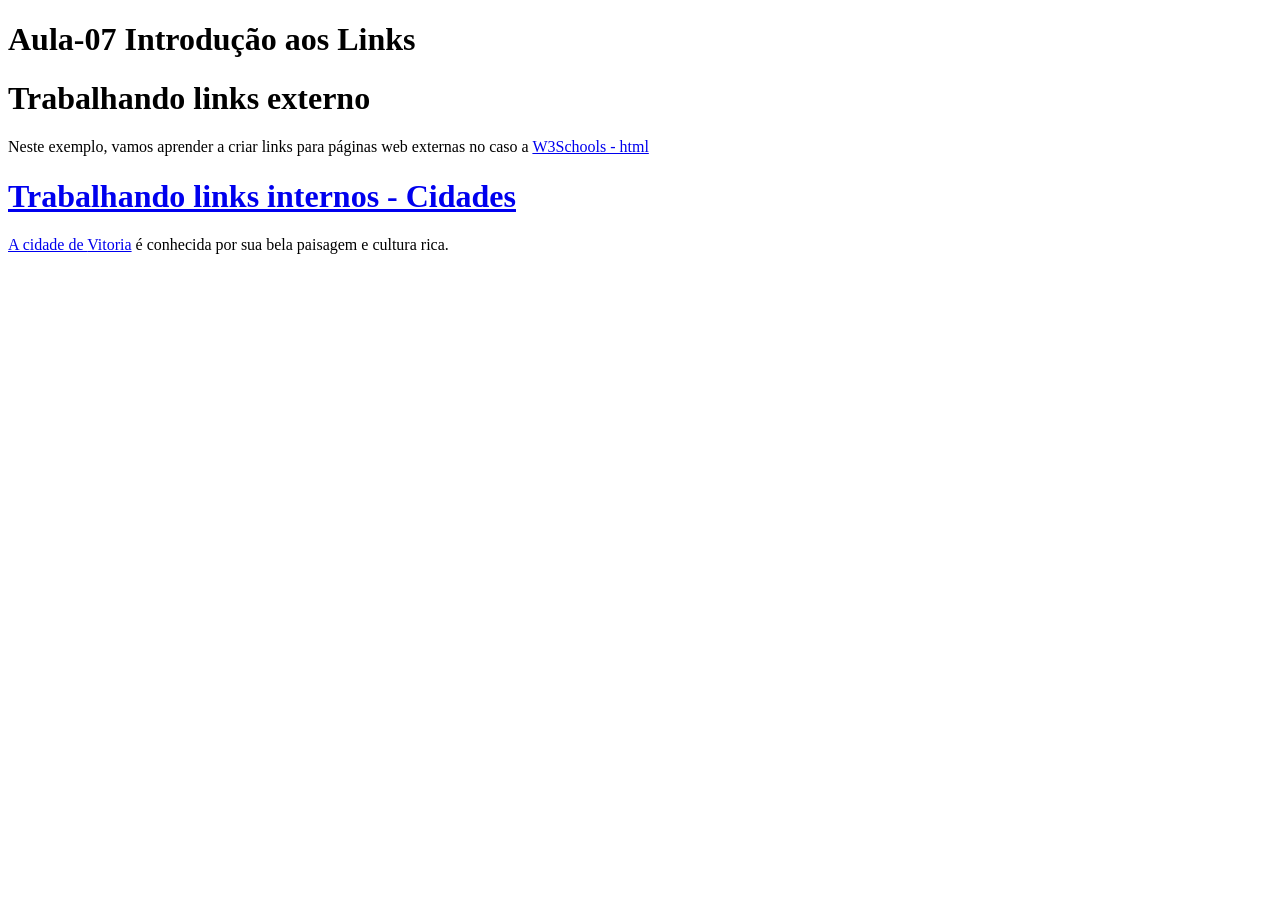
<file: Aula 07/index.html>
<!DOCTYPE html>
<html lang="pt-br">
<head>
    <meta charset="UTF-8">
    <meta name="viewport" content="width=device-width, initial-scale=1.0">
    <title>Aula-07 Intodução aos Links</title>
</head>
<body>
    <h1>Aula-07 Introdução aos Links</h1>
    <h1>Trabalhando links externo</h1>
    <p>Neste exemplo, vamos aprender a criar links para páginas web externas no caso a <a href="https://www.w3schools.com/">W3Schools - html</p>
    <h1>Trabalhando links internos - Cidades</h1>
    <p>A cidade de <a href=".\cidades\vitoria.html">Vitoria</a href> é conhecida por sua bela paisagem e cultura rica.</p>    
    </body>
</html>
</file>
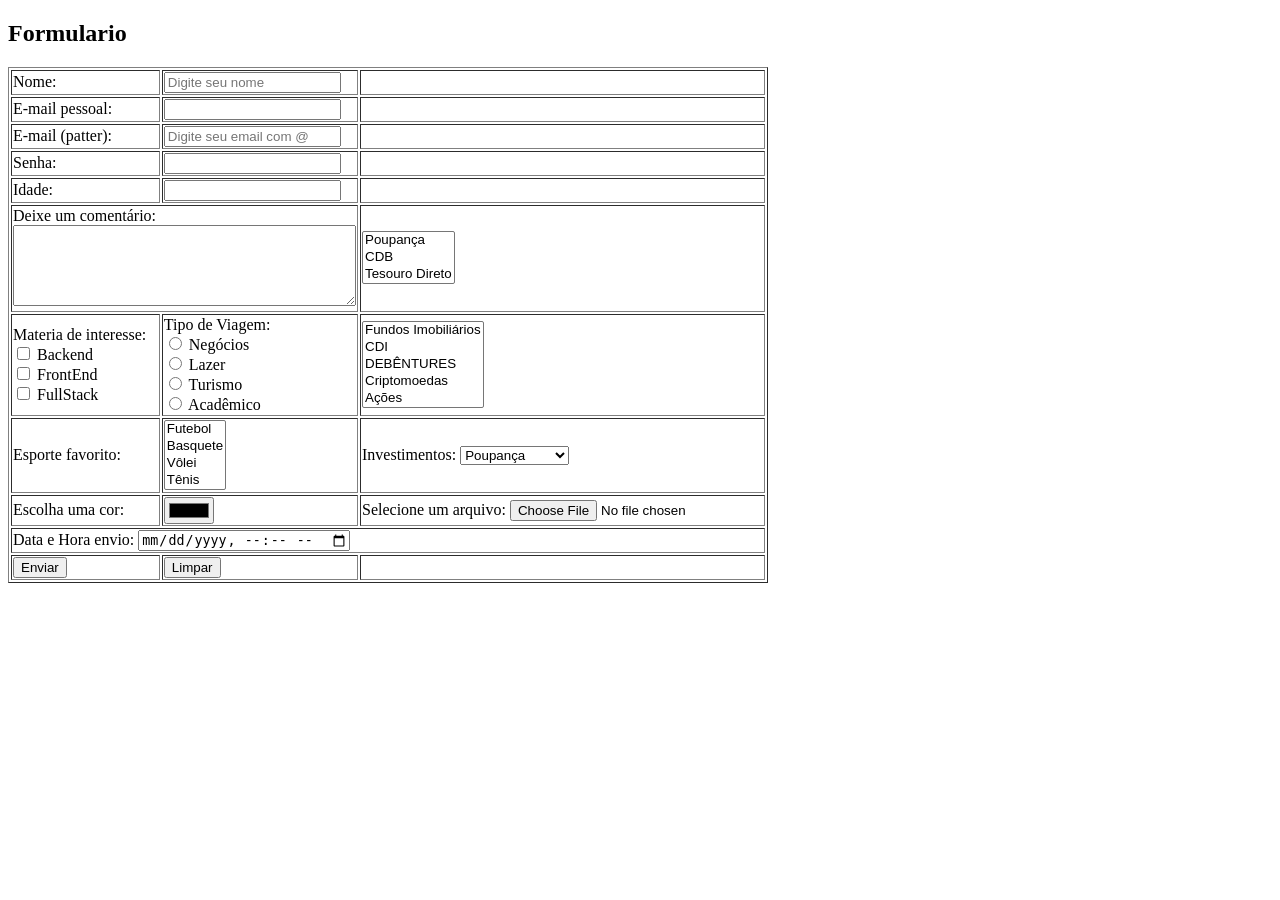
<file: Aulas/Aula 09/index.html>
<!DOCTYPE html>
<html lang="pt-br">

<head>
    <meta charset="UTF-8">
    <title>Aula-09 - Formularios</title>
</head>

<body>

    <h2>Formulario</h2>

    <form action="#" method="post">

        <table border="1">

            <tr>
                <td>Nome:</td>
                <td><input type="text" name="nome" placeholder="Digite seu nome"></td>
                <td></td>
            </tr>

            <tr>
                <td>E-mail pessoal:</td>
                <td><input type="email" name="email-pessoal"></td>
                <td></td>
            </tr>

            <tr>
                <td>E-mail (patter):</td>
                <td><input type="email" name="email-pattern" placeholder="Digite seu email com @"></td>
                <td></td>
            </tr>

            <tr>
                <td>Senha:</td>
                <td><input type="password" name="senha"></td>
                <td></td>
            </tr>

            <tr>
                <td>Idade:</td>
                <td><input type="number" name="idade" size="5"></td>
                <td></td>
            </tr>

            <tr>
                <td colspan="2">
                    Deixe um comentário:<br>
                    <textarea name="comentario" cols="40" rows="5"></textarea>
                </td>
                <td>
                    <select name="investimentos1" size="3">
                        <option value="poupanca">Poupança</option>
                        <option value="cdb">CDB</option>
                        <option value="tesouro">Tesouro Direto</option>
                    </select>
                </td>
            </tr>

            <tr>
                <td>
                    Materia de interesse:<br>
                    <input type="checkbox" name="backend"> Backend<br>
                    <input type="checkbox" name="frontend"> FrontEnd<br>
                    <input type="checkbox" name="fullstack"> FullStack
                </td>
                <td>
                    Tipo de Viagem:<br>
                    <input type="radio" name="viagem" value="negocios"> Negócios<br>
                    <input type="radio" name="viagem" value="lazer"> Lazer<br>
                    <input type="radio" name="viagem" value="turismo"> Turismo<br>
                    <input type="radio" name="viagem" value="academico"> Acadêmico
                </td>
                <td>
                    <select name="investimentos2" size="5" multiple>
                        <option value="fundos">Fundos Imobiliários</option>
                        <option value="cdi">CDI</option>
                        <option value="debentures">DEBÊNTURES</option>
                        <option value="cripto">Criptomoedas</option>
                        <option value="acoes">Ações</option>
                    </select>
                </td>
            </tr>

            <tr>
                <td>Esporte favorito:</td>
                <td>
                    <select name="esporte" size="4" multiple>
                        <option value="futebol">Futebol</option>
                        <option value="basquete">Basquete</option>
                        <option value="volei">Vôlei</option>
                        <option value="tenis">Tênis</option>
                    </select>
                </td>
                <td>
                    Investimentos:
                    <select name="investimentos3">
                        <option value="poupanca">Poupança</option>
                        <option value="cdb">CDB</option>
                        <option value="tesouro">Tesouro Direto</option>
                    </select>
                </td>
            </tr>

            <tr>
                <td>Escolha uma cor:</td>
                <td><input type="color" name="cor"></td>
                <td>
                    Selecione um arquivo:
                    <input type="file" name="arquivo">
                </td>
            </tr>

            <tr>
                <td colspan="3">
                    Data e Hora envio:
                    <input type="datetime-local" name="data-hora">
                </td>
            </tr>

            <tr>
                <td><input type="submit" value="Enviar"></td>
                <td><input type="reset" value="Limpar"></td>
                <td></td>
            </tr>

        </table>

    </form>

</body>

</html>
</file>
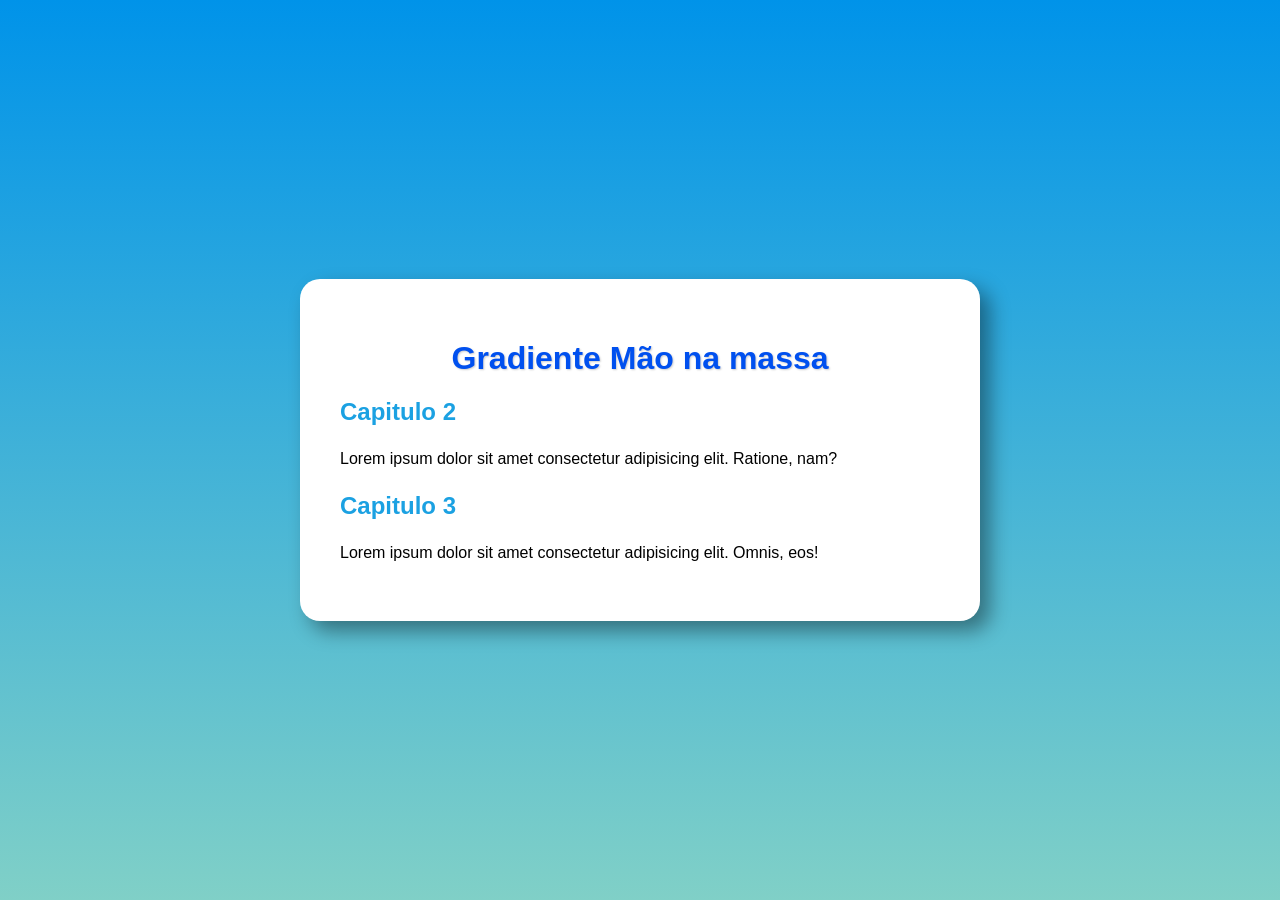
<file: Aulas/Aula 11/index.html>
<!DOCTYPE html>
<html lang="pt-br">
<head>
    <meta charset="UTF-8">
    <meta name="viewport" content="width=device-width, initial-scale=1.0">
    <title>Aula 11</title>
    <link rel="stylesheet" href="style.css">
</head>
<body>
    <main>
        <h1>Gradiente Mão na massa</h1>
        <h2>Capitulo 2</h2>
        <p>Lorem ipsum dolor sit amet consectetur adipisicing elit. Ratione, nam?</p>
        <h2>Capitulo 3</h2>
        <p>Lorem ipsum dolor sit amet consectetur adipisicing elit. Omnis, eos!</p>
    </main>
</body>
</html>
</file>
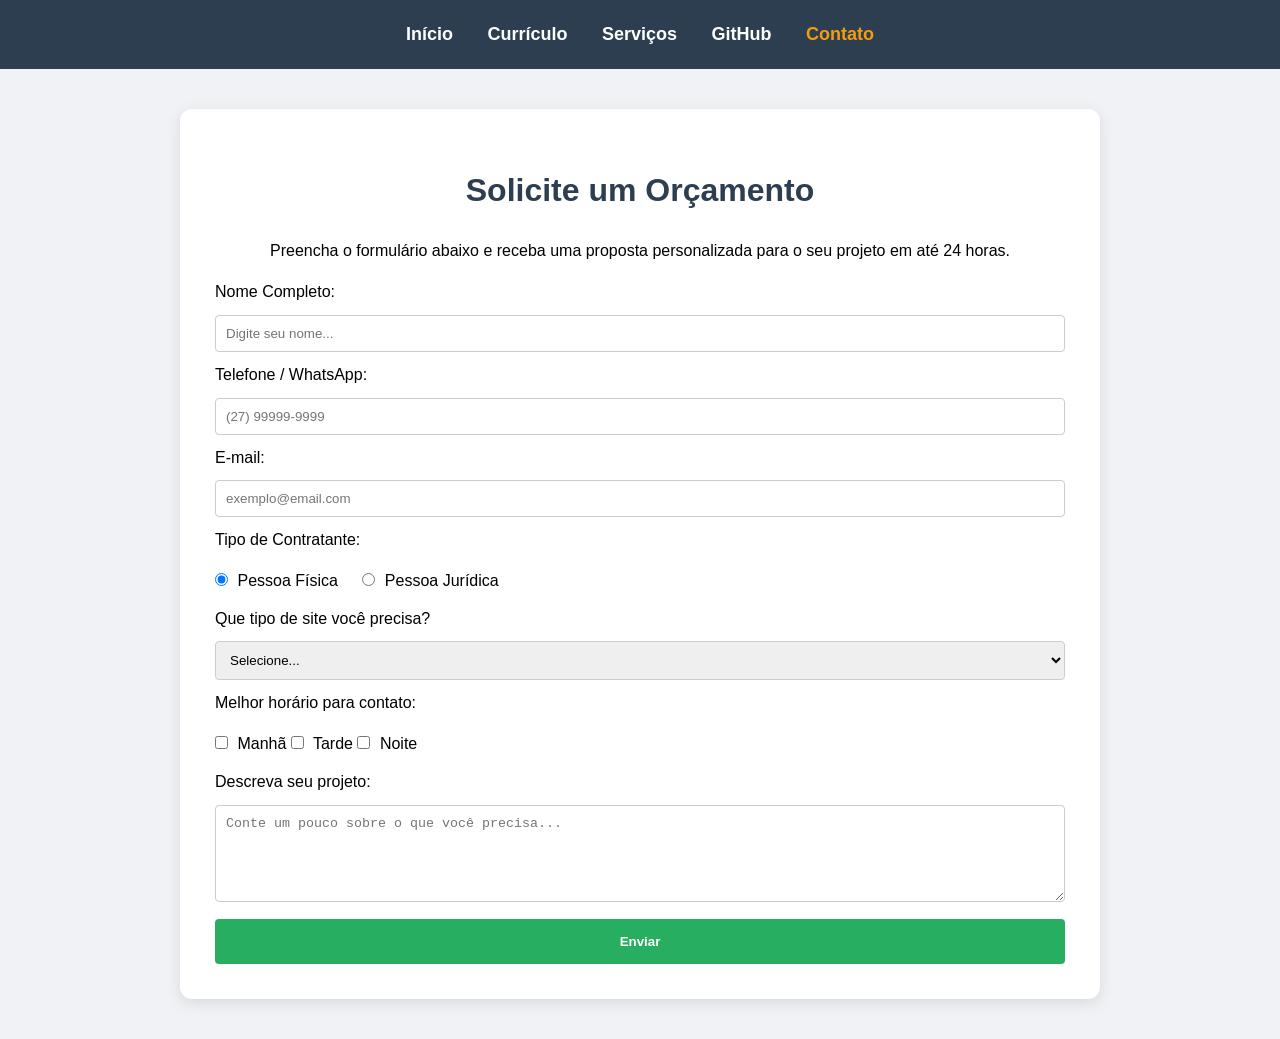
<file: Trabalho - Landing Page/contato.html>
<!DOCTYPE html>
<html lang="pt-br">
<head>
    <meta charset="UTF-8">
    <title>Contato | Heitor Fadlalah</title>
    <link rel="stylesheet" href="styles/styles.css">
</head>
<body>

    <nav>
        <a href="index.html">Início</a>
        <a href="curriculo.html">Currículo</a>
        <a href="servicos.html">Serviços</a>
        <a href="github.html">GitHub</a>
        <a href="contato.html" style="color: #f39c12;">Contato</a>
    </nav>

    <div class="caixa-conteudo">
        <h1>Solicite um Orçamento</h1>
        <p style="text-align: center;">Preencha o formulário abaixo e receba uma proposta personalizada para o seu projeto em até 24 horas.</p>

        <form action="#" method="post" class="form-contato">
            <label for="nome">Nome Completo:</label>
            <input type="text" id="nome" name="nome" placeholder="Digite seu nome..." required>

            <label for="tel">Telefone / WhatsApp:</label>
            <input type="tel" id="tel" name="tel" placeholder="(27) 99999-9999" required style="width: 100%; padding: 10px; margin: 10px 0; border: 1px solid #ccc; border-radius: 4px;">

            <label for="email">E-mail:</label>
            <input type="email" id="email" name="email" placeholder="exemplo@email.com" required>

            <label>Tipo de Contratante:</label>
            <div style="margin: 10px 0;">
                <input type="radio" name="perfil" value="pf" id="pf" checked style="width: auto;"> 
                <label for="pf" style="display: inline; font-weight: normal; margin-right: 20px;">Pessoa Física</label>
                
                <input type="radio" name="perfil" value="pj" id="pj" style="width: auto;"> 
                <label for="pj" style="display: inline; font-weight: normal;">Pessoa Jurídica</label>
            </div>

            <label for="servico">Que tipo de site você precisa?</label>
            <select id="servico" name="servico">
                <option value="">Selecione...</option>
                <option value="estatico">Site estático (1–2 páginas)</option>
                <option value="institucional">Site institucional (3–5 páginas)</option>
                <option value="dinamico">Site dinâmico</option>
                <option value="avancado">Site avançado</option>
            </select>

            <label>Melhor horário para contato:</label>
            <div style="margin: 10px 0;">
                <input type="checkbox" name="hora" value="manha"> Manhã
                <input type="checkbox" name="hora" value="tarde"> Tarde
                <input type="checkbox" name="hora" value="noite"> Noite
            </div>

            <label for="mensagem">Descreva seu projeto:</label>
            <textarea id="mensagem" name="mensagem" rows="5" placeholder="Conte um pouco sobre o que você precisa..."></textarea>

            <button type="submit">Enviar</button>

        </form>
    </div>

</body>
</html>
</file>
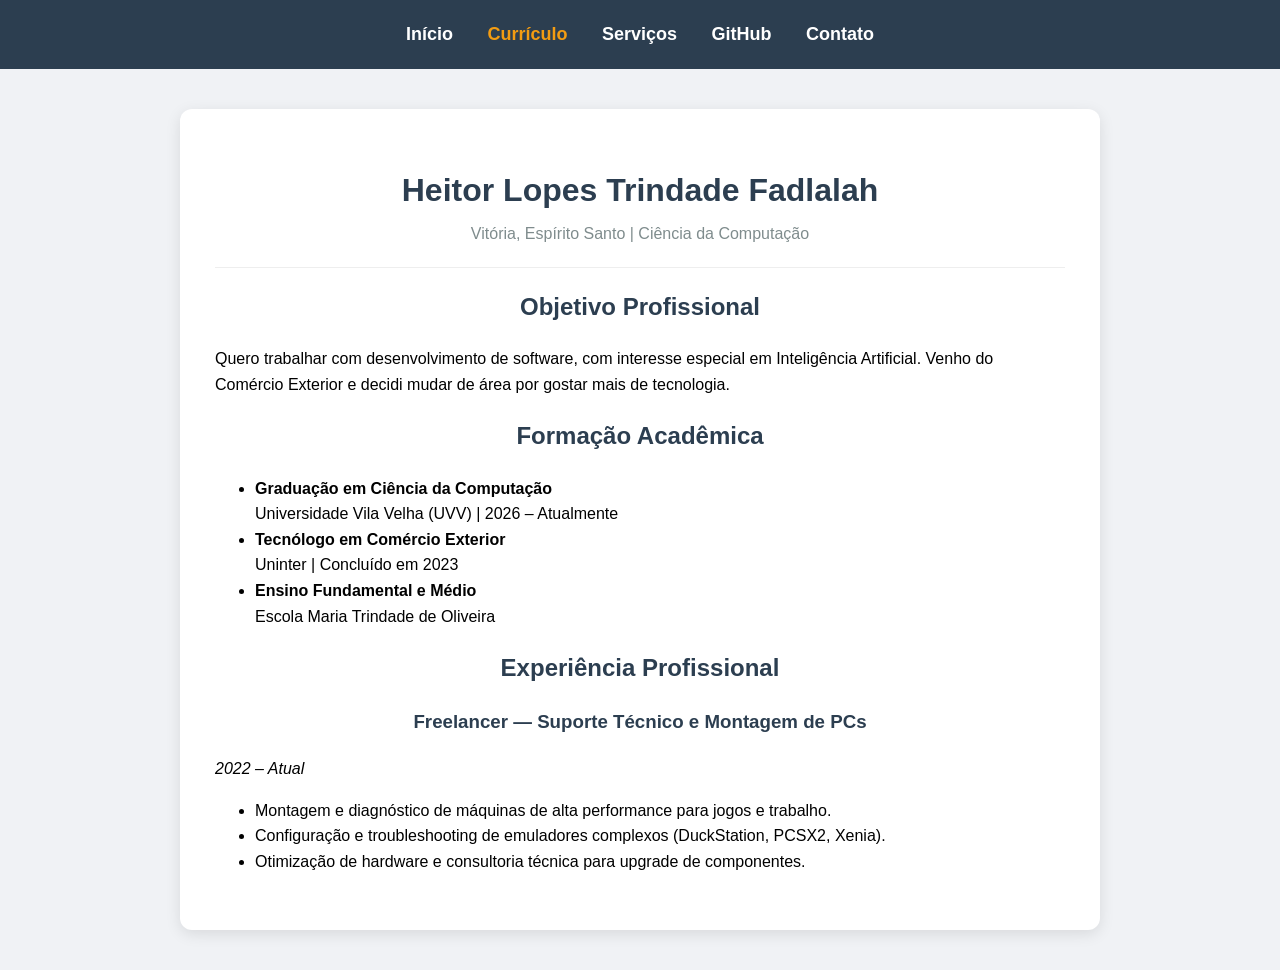
<file: Trabalho - Landing Page/curriculo.html>
<!DOCTYPE html>
<html lang="pt-br">
<head>
    <meta charset="UTF-8">
    <title>Currículo | Heitor Fadlalah</title>
    <link rel="stylesheet" href="styles/styles.css">
</head>
<body>

    <nav>
        <a href="index.html">Início</a>
        <a href="curriculo.html" style="color: #f39c12;">Currículo</a>
        <a href="servicos.html">Serviços</a>
        <a href="github.html">GitHub</a>
        <a href="contato.html">Contato</a>
    </nav>

    <div class="caixa-conteudo">
        <h1 style="margin-bottom: 5px;">Heitor Lopes Trindade Fadlalah</h1>
        <p style="text-align: center; color: #7f8c8d; margin-top: 0;">Vitória, Espírito Santo | Ciência da Computação</p>

        <hr style="border: 0; border-top: 1px solid #eee; margin: 20px 0;">

        <h2>Objetivo Profissional</h2>
        <p>Quero trabalhar com desenvolvimento de software, com interesse especial em Inteligência Artificial. Venho do Comércio Exterior e decidi mudar de área por gostar mais de tecnologia.</p>

        <h2>Formação Acadêmica</h2>
        <ul>
            <li><strong>Graduação em Ciência da Computação</strong><br>
                Universidade Vila Velha (UVV) | 2026 – Atualmente</li>
            <li><strong>Tecnólogo em Comércio Exterior</strong><br>
                Uninter | Concluído em 2023</li>
            <li><strong>Ensino Fundamental e Médio</strong><br>
                Escola Maria Trindade de Oliveira</li>
        </ul>

        <h2>Experiência Profissional</h2>
        
        <div style="margin-bottom: 20px;">
            <h3>Freelancer — Suporte Técnico e Montagem de PCs</h3>
            <p><em>2022 – Atual</em></p>
            <ul>
                <li>Montagem e diagnóstico de máquinas de alta performance para jogos e trabalho.</li>
                <li>Configuração e troubleshooting de emuladores complexos (DuckStation, PCSX2, Xenia).</li>
                <li>Otimização de hardware e consultoria técnica para upgrade de componentes.</li>
            </ul>
        </div>
</file>
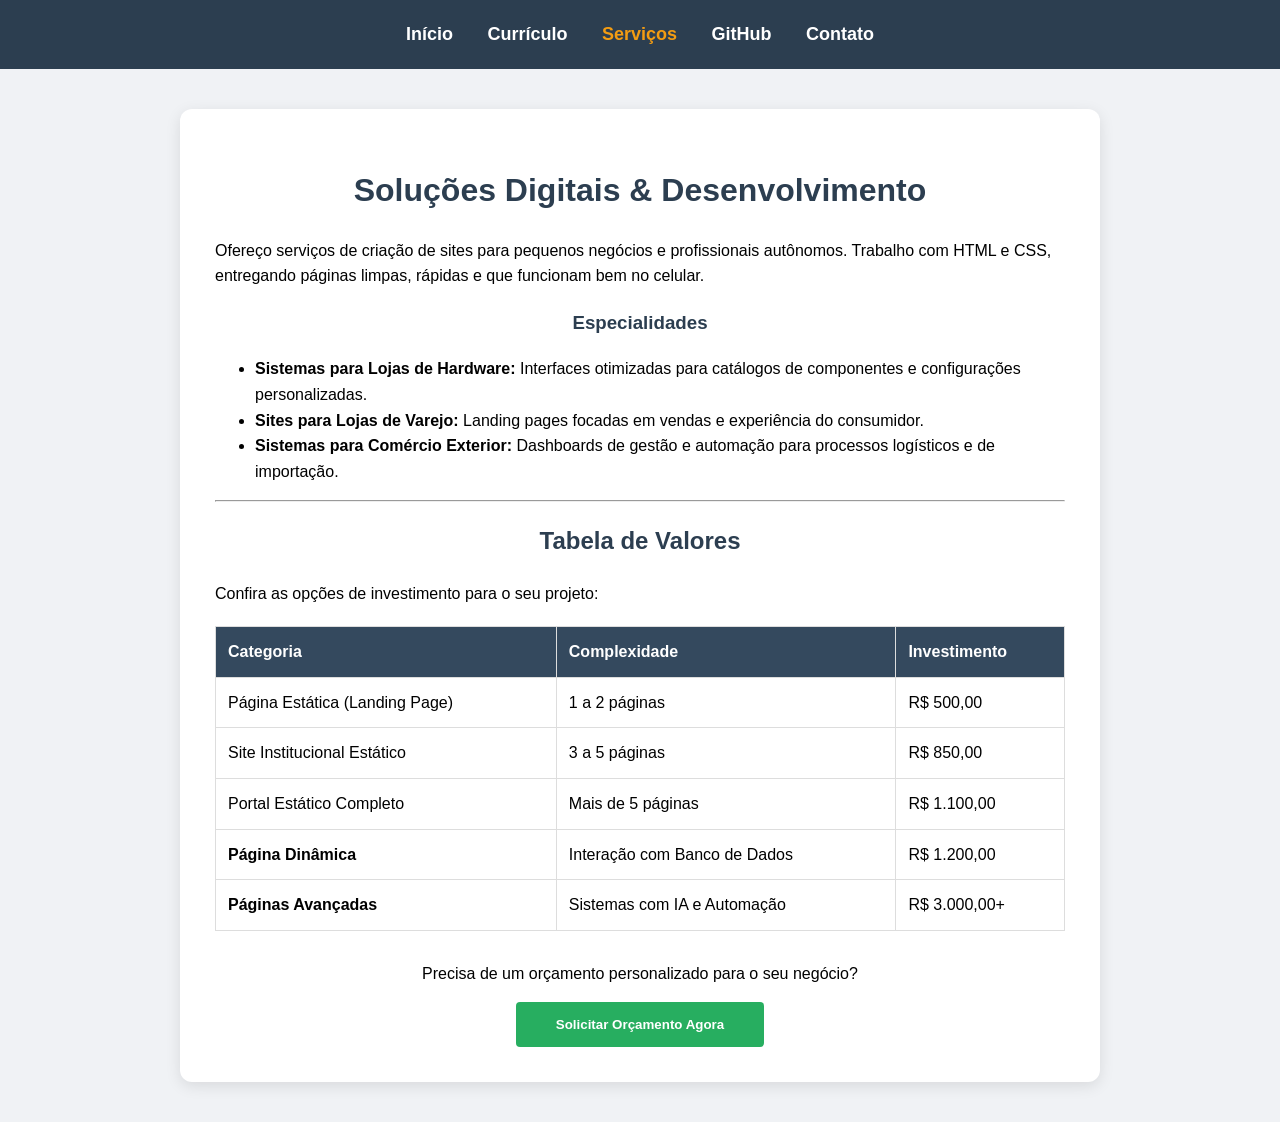
<file: Trabalho - Landing Page/servicos.html>
<!DOCTYPE html>
<html lang="pt-br">
<head>
    <meta charset="UTF-8">
    <title>Serviços | Heitor Fadlalah</title>
    <link rel="stylesheet" href="styles/styles.css">
</head>
<body>

    <nav>
        <a href="index.html">Início</a>
        <a href="curriculo.html">Currículo</a>
        <a href="servicos.html" style="color: #f39c12;">Serviços</a>
        <a href="github.html">GitHub</a>
        <a href="contato.html">Contato</a>
    </nav>

    <div class="caixa-conteudo">
        <h1>Soluções Digitais & Desenvolvimento</h1>
        
        <p>Ofereço serviços de criação de sites para pequenos negócios e profissionais autônomos. Trabalho com HTML e CSS, entregando páginas limpas, rápidas e que funcionam bem no celular.</p>

        <h3>Especialidades</h3>
        <ul>
            <li><strong>Sistemas para Lojas de Hardware:</strong> Interfaces otimizadas para catálogos de componentes e configurações personalizadas.</li>
            <li><strong>Sites para Lojas de Varejo:</strong> Landing pages focadas em vendas e experiência do consumidor.</li>
            <li><strong>Sistemas para Comércio Exterior:</strong> Dashboards de gestão e automação para processos logísticos e de importação.</li>
        </ul>

        <hr>

        <h2>Tabela de Valores</h2>
        <p>Confira as opções de investimento para o seu projeto:</p>

        <table>
            <thead>
                <tr>
                    <th>Categoria</th>
                    <th>Complexidade</th>
                    <th>Investimento</th>
                </tr>
            </thead>
            <tbody>
                <tr>
                    <td>Página Estática (Landing Page)</td>
                    <td>1 a 2 páginas</td>
                    <td>R$ 500,00</td>
                </tr>
                <tr>
                    <td>Site Institucional Estático</td>
                    <td>3 a 5 páginas</td>
                    <td>R$ 850,00</td>
                </tr>
                <tr>
                    <td>Portal Estático Completo</td>
                    <td>Mais de 5 páginas</td>
                    <td>R$ 1.100,00</td>
                </tr>
                <tr>
                    <td><strong>Página Dinâmica</strong></td>
                    <td>Interação com Banco de Dados</td>
                    <td>R$ 1.200,00</td>
                </tr>
                <tr>
                    <td><strong>Páginas Avançadas</strong></td>
                    <td>Sistemas com IA e Automação</td>
                    <td>R$ 3.000,00+</td>
                </tr>
            </tbody>
        </table>

        <div style="text-align: center; margin-top: 30px;">
            <p>Precisa de um orçamento personalizado para o seu negócio?</p>
            <a href="contato.html">
                <button style="width: auto; padding: 15px 40px;">Solicitar Orçamento Agora</button>
            </a>
        </div>
    </div>

</body>
</html>
</file>
<file: Aulas/Aula 11/style.css>
@charset "UTF-8";

body {
    font-family: Arial, Helvetica, sans-serif;
    background-image: linear-gradient(180deg, #0093E9, #80D0C7);
    background-attachment: fixed;
    display: flex;
    justify-content: center;
    align-items: center;
    min-height: 100vh;
    margin: 0;
}

main {
    width: 600px;
    background-color: white;
    padding: 40px;
    border-radius: 20px;
    box-shadow: 10px 10px 20px rgba(0, 0, 0, 0.4);
    margin: auto;
}

h1 {
    text-align: center;
    color: #0050EF;
    text-shadow: 1px 1px 2px rgba(0, 0, 0, 0.2);
}

h2 {
    color: #1BA1E2;
    margin-top: 20px;
}

p {
    color: black;
    text-align: justify;
    line-height: 1.6;
}
</file>
<file: Trabalho - Landing Page/styles/styles.css>
body {
    background-color: #f0f2f5;
    font-family: 'Segoe UI', Tahoma, sans-serif;
    margin: 0;
    line-height: 1.6;
}

nav {
    background-color: #2c3e50;
    padding: 20px 0;
    text-align: center;
}

nav a {
    color: white;
    text-decoration: none;
    margin: 0 15px;
    font-weight: bold;
    font-size: 18px;
    display: inline-block;
}

nav a:hover {
    color: #f39c12;
}

.caixa-conteudo {
    max-width: 850px;
    margin: 40px auto;
    background: white;
    padding: 35px;
    border-radius: 12px;
    box-shadow: 0 4px 15px rgba(0,0,0,0.1);
}

h1, h2, h3 {
    color: #2c3e50;
    text-align: center;
}

table {
    width: 100%;
    border-collapse: collapse;
    margin: 20px 0;
}

th, td {
    border: 1px solid #ddd;
    padding: 12px;
    text-align: left;
}

th {
    background-color: #34495e;
    color: white;
}

input, select, textarea {
    width: 100%;
    padding: 10px;
    margin: 10px 0;
    border: 1px solid #ccc;
    border-radius: 4px;
    box-sizing: border-box;
}

button {
    background-color: #27ae60;
    color: white;
    padding: 15px;
    border: none;
    cursor: pointer;
    width: 100%;
    font-weight: bold;
    border-radius: 4px;
}

input[type="checkbox"], input[type="radio"] {
    width: auto;
    margin-right: 5px;
    display: inline-block;
}

.caixa-conteudo div label {
    display: inline;
    font-weight: normal;
}
</file>
